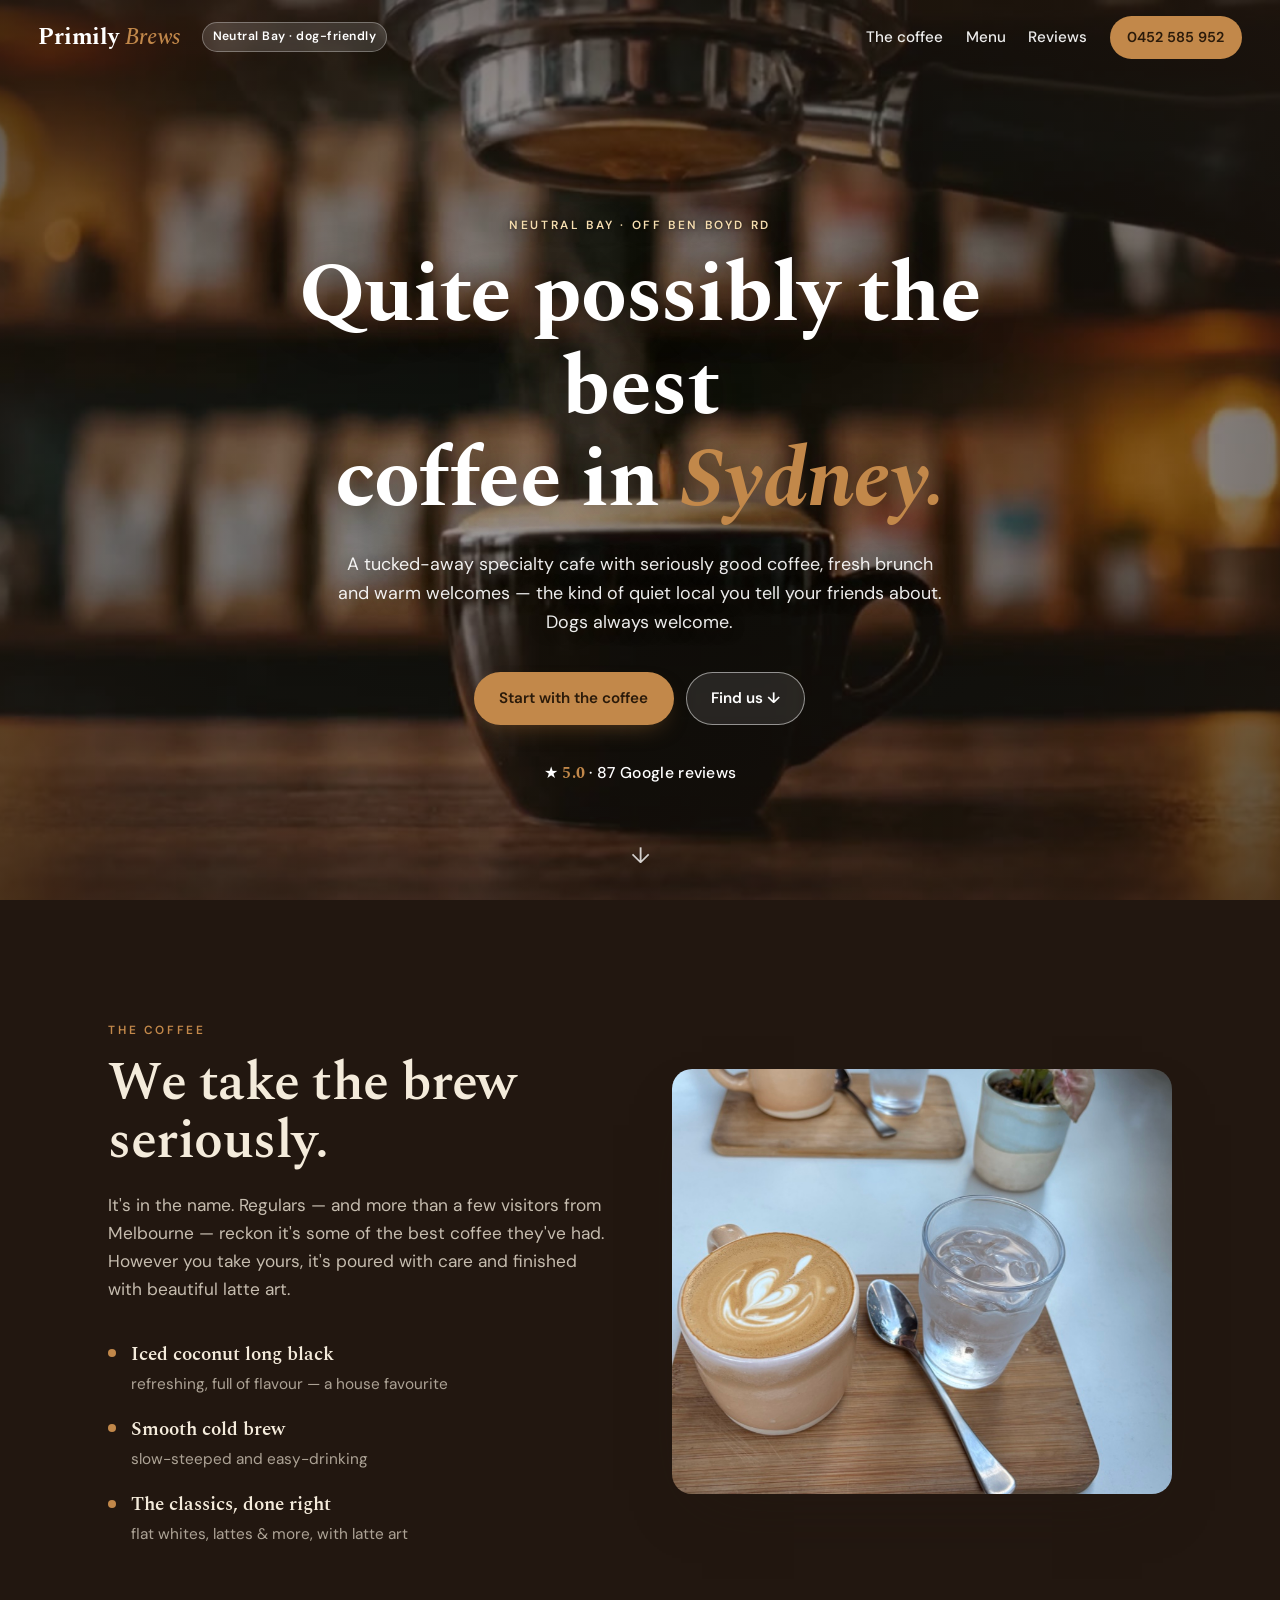
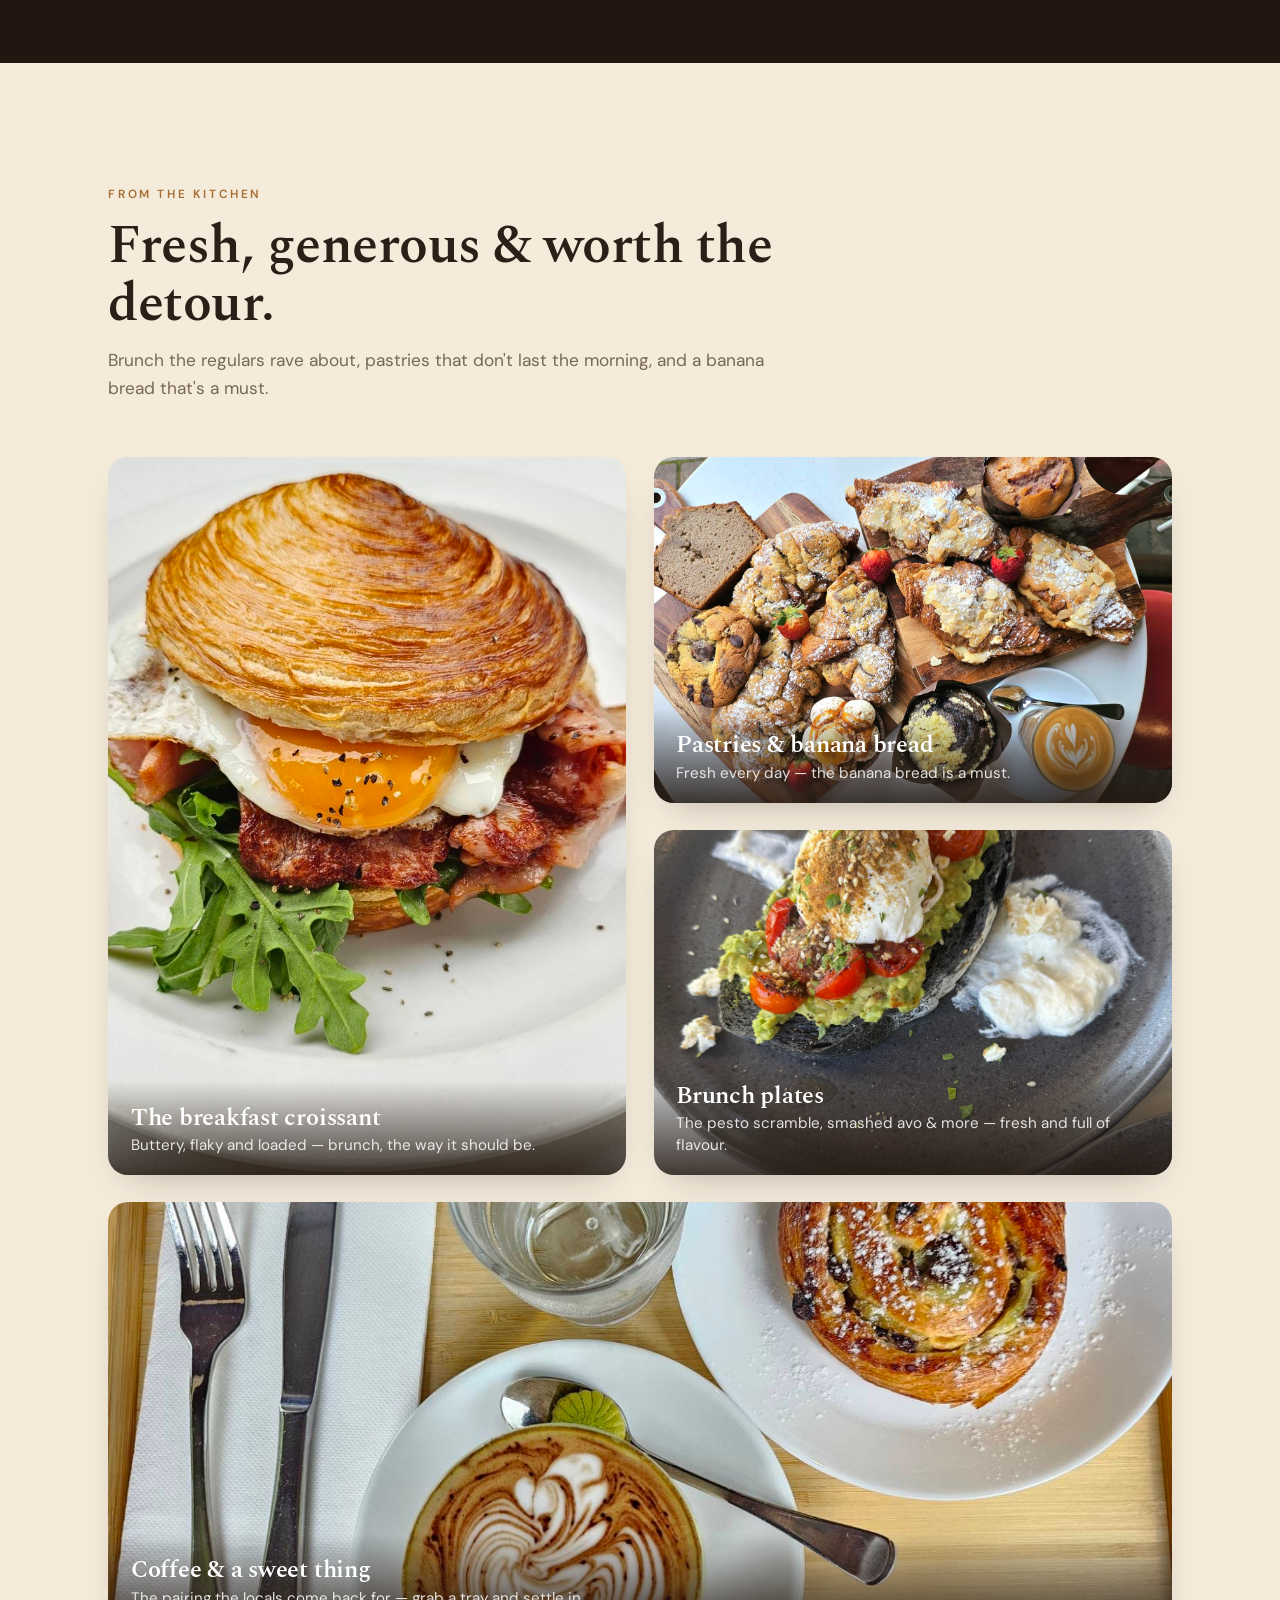
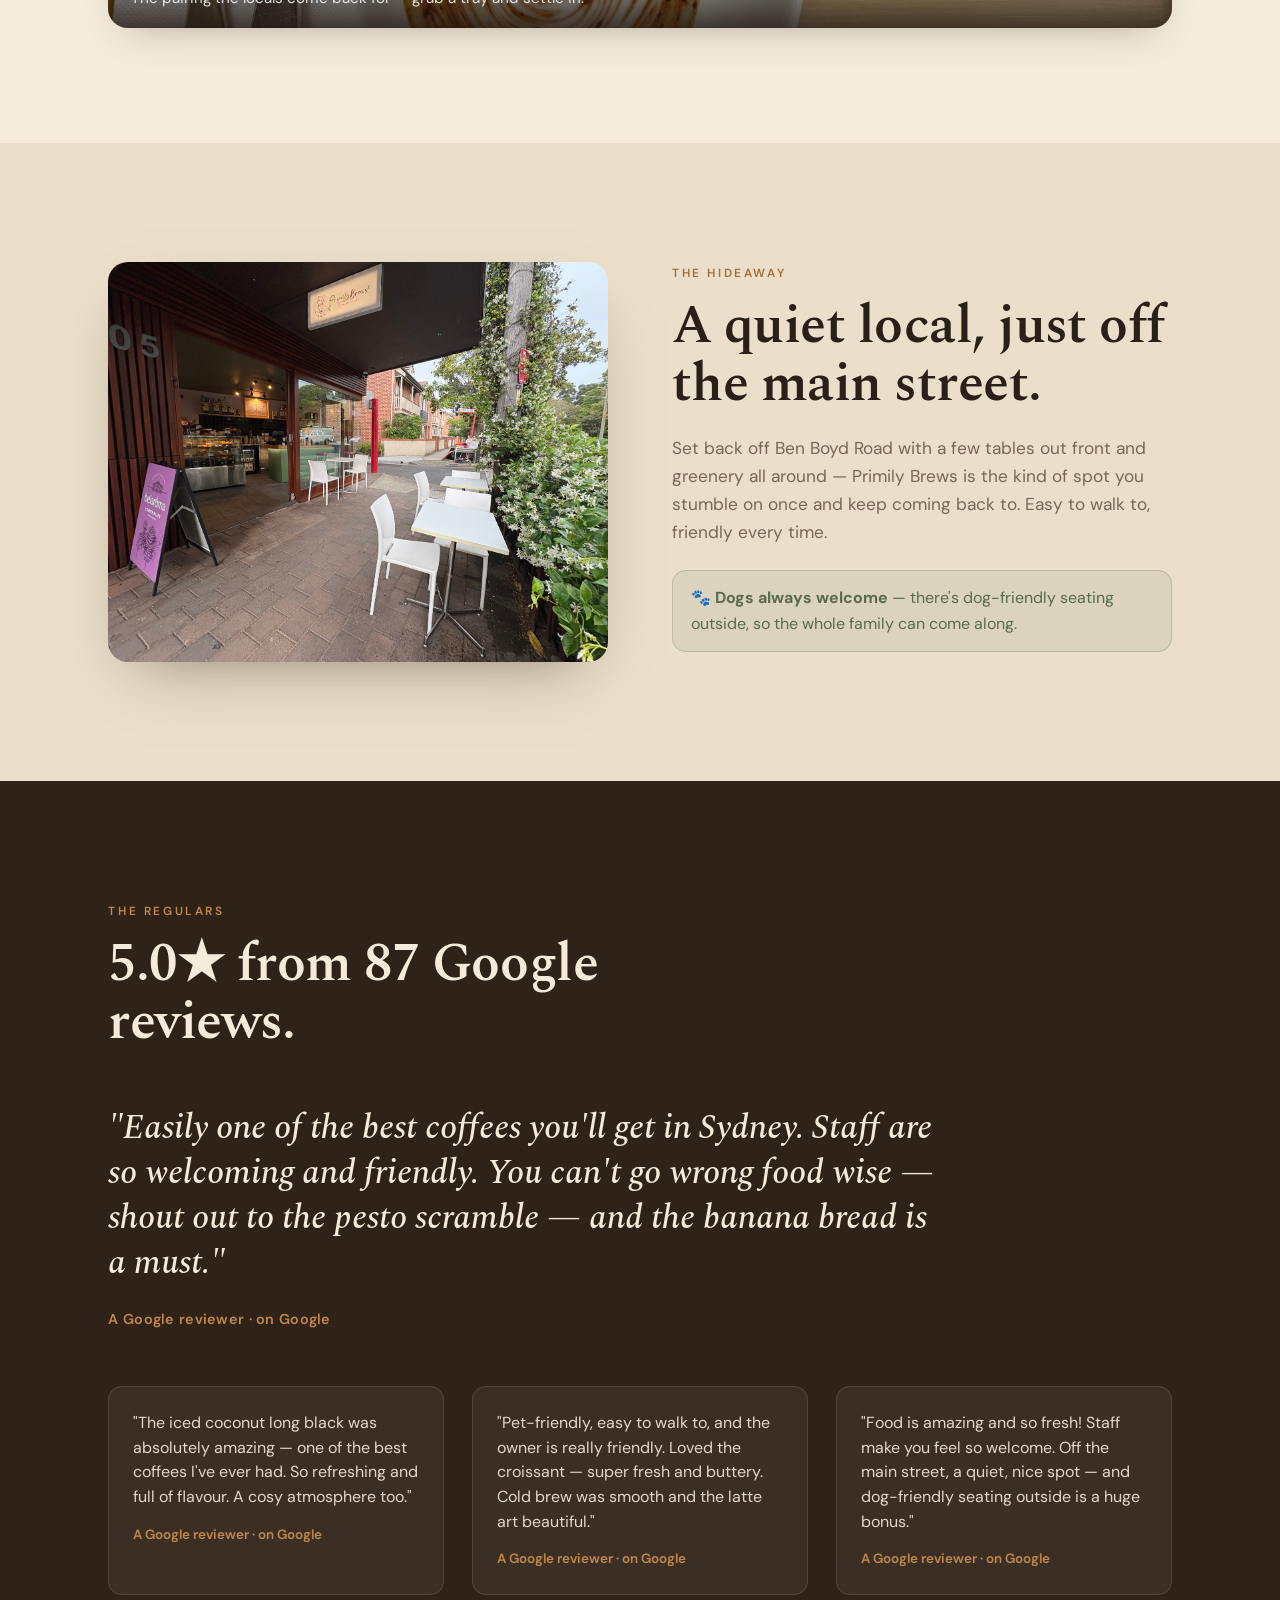
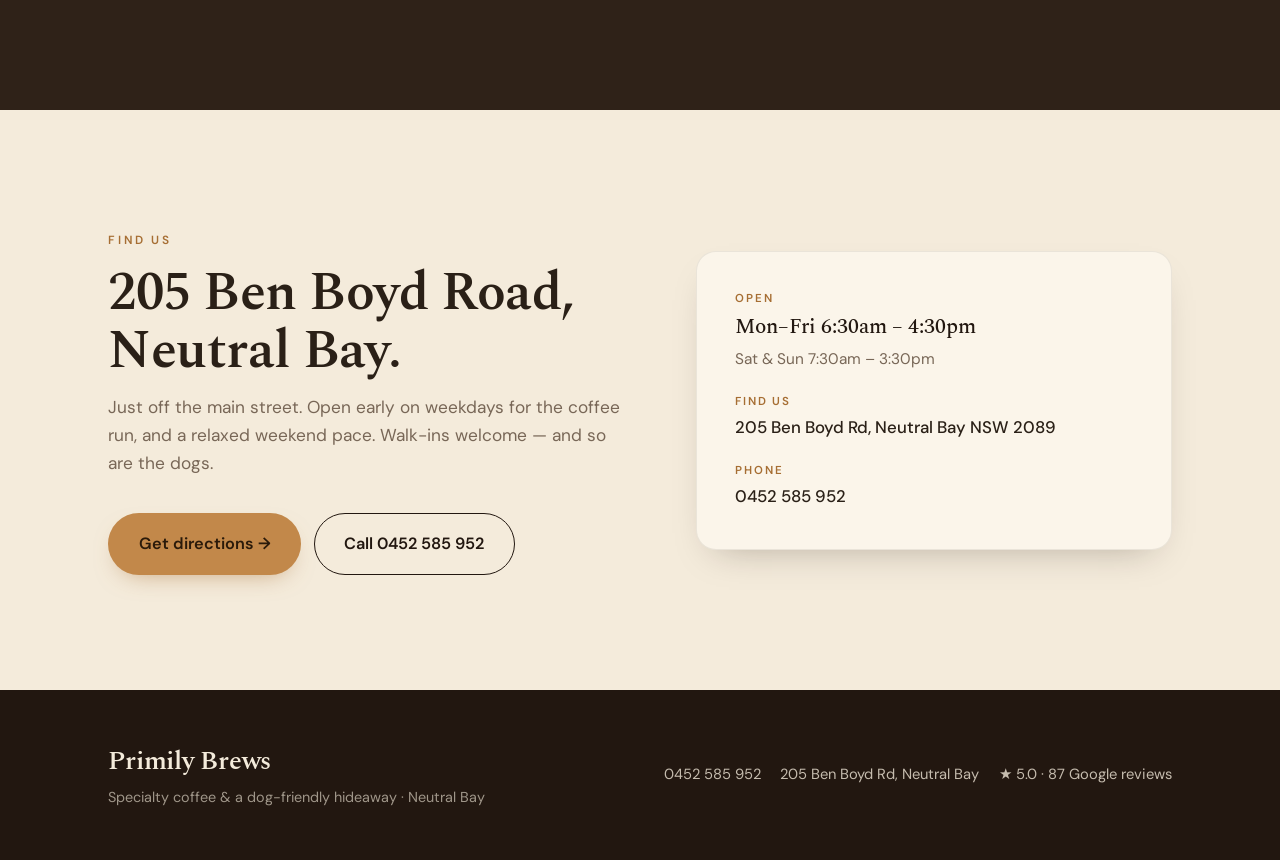
<file: index.html>
<!doctype html>
<html lang="en">
<head>
<meta charset="utf-8">
<meta name="viewport" content="width=device-width,initial-scale=1">
<meta name="robots" content="noindex,nofollow">
<title>Primily Brews Cafe · Neutral Bay — specialty coffee, brunch &amp; a dog-friendly hideaway</title>
<meta name="description" content="Primily Brews Cafe, 205 Ben Boyd Rd Neutral Bay. Specialty coffee some call the best in Sydney — iced coconut long black, cold brew, beautiful latte art — plus fresh brunch, banana bread and buttery croissants. Off the main street &amp; dog-friendly. 5.0★ from 87 Google reviews. Call 0452 585 952.">
<link rel="preconnect" href="https://fonts.googleapis.com">
<link rel="preconnect" href="https://fonts.gstatic.com" crossorigin>
<link href="https://fonts.googleapis.com/css2?family=Spectral:ital,wght@0,400;0,500;0,600;0,700;1,400&family=DM+Sans:wght@400;500;600;700&display=swap" rel="stylesheet">
<link rel="stylesheet" href="tokens.css">
<link rel="stylesheet" href="styles.css?v=2">
</head>
<body>

<!-- NAV -->
<nav class="nav" id="nav">
  <a class="wordmark" href="#top">Primily <span class="amp">Brews</span></a>
  <span class="loc-pill" aria-label="Neutral Bay, dog friendly">Neutral Bay · dog-friendly</span>
  <div class="nav-links">
    <a href="#brew">The coffee</a>
    <a href="#menu">Menu</a>
    <a href="#reviews">Reviews</a>
    <a class="btn btn-pill" href="tel:+61452585952">0452 585 952</a>
  </div>
  <button class="nav-toggle" id="navToggle" aria-label="Menu"><span></span><span></span><span></span></button>
  <div class="nav-drawer" id="navDrawer">
    <a href="#brew">The coffee</a>
    <a href="#menu">Menu</a>
    <a href="#reviews">Reviews</a>
    <a href="#visit">Find us</a>
    <a class="btn btn-pill" href="tel:+61452585952">Call 0452 585 952</a>
  </div>
</nav>

<!-- HERO · CENTERED composition -->
<header class="hero" id="top">
  <div class="hero-media">
    <video autoplay muted loop playsinline poster="assets/images/hero-poster.jpg">
      <source src="assets/video/hero.mp4?v=2" type="video/mp4">
    </video>
  </div>
  <div class="hero-inner">
    <span class="kicker">Neutral Bay · off Ben Boyd Rd</span>
    <h1>Quite possibly the best<br>coffee in <span class="hl">Sydney.</span></h1>
    <p class="sub">A tucked-away specialty cafe with seriously good coffee, fresh brunch and warm welcomes — the kind of quiet local you tell your friends about. Dogs always welcome.</p>
    <div class="hero-cta">
      <a class="btn btn-primary" href="#brew">Start with the coffee</a>
      <a class="btn btn-ghost" href="#visit">Find us ↓</a>
    </div>
    <div class="rating-row">★ <b>5.0</b> · 87 Google reviews</div>
  </div>
  <a class="scroll-cue" href="#brew" aria-hidden="true">↓</a>
</header>

<!-- THE BREW · coffee feature (espresso dark) -->
<section class="sec brew" id="brew">
  <div class="wrap brew-wrap">
    <div class="brew-copy">
      <span class="kicker light reveal">The coffee</span>
      <h2 class="reveal">We take the brew<br>seriously.</h2>
      <p class="reveal d1">It's in the name. Regulars — and more than a few visitors from Melbourne — reckon it's some of the best coffee they've had. However you take yours, it's poured with care and finished with beautiful latte art.</p>
      <ul class="brew-list reveal d1">
        <li><b>Iced coconut long black</b><span>refreshing, full of flavour — a house favourite</span></li>
        <li><b>Smooth cold brew</b><span>slow-steeped and easy-drinking</span></li>
        <li><b>The classics, done right</b><span>flat whites, lattes &amp; more, with latte art</span></li>
      </ul>
    </div>
    <figure class="brew-img reveal d1">
      <img src="assets/images/latte-art.jpg" alt="A flat white with delicate latte art beside a glass of iced water" loading="lazy">
    </figure>
  </div>
</section>

<!-- MENU · food grid -->
<section class="sec menu" id="menu">
  <div class="wrap">
    <div class="sec-head reveal">
      <span class="kicker">From the kitchen</span>
      <h2>Fresh, generous &amp; worth the detour.</h2>
      <p>Brunch the regulars rave about, pastries that don't last the morning, and a banana bread that's a must.</p>
    </div>
    <div class="menu-grid">
      <figure class="m-tall reveal"><img src="assets/images/croissant-burger.jpg" alt="A breakfast croissant with bacon and a fried egg" loading="lazy">
        <figcaption><h3>The breakfast croissant</h3><p>Buttery, flaky and loaded — brunch, the way it should be.</p></figcaption></figure>
      <figure class="reveal d1"><img src="assets/images/pastry-platter.jpg" alt="A generous platter of croissants, cookies, banana bread and pastries" loading="lazy">
        <figcaption><h3>Pastries &amp; banana bread</h3><p>Fresh every day — the banana bread is a must.</p></figcaption></figure>
      <figure class="reveal d1"><img src="assets/images/smashed-avo.jpg" alt="Smashed avocado with poached egg on charcoal bread" loading="lazy">
        <figcaption><h3>Brunch plates</h3><p>The pesto scramble, smashed avo &amp; more — fresh and full of flavour.</p></figcaption></figure>
      <figure class="m-wide reveal"><img src="assets/images/coffee-pastry.jpg" alt="A scroll pastry beside a coffee with latte art on a wooden tray" loading="lazy">
        <figcaption><h3>Coffee &amp; a sweet thing</h3><p>The pairing the locals come back for — grab a tray and settle in.</p></figcaption></figure>
    </div>
  </div>
</section>

<!-- HIDEAWAY · dog-friendly hidden gem -->
<section class="sec hideaway" id="about">
  <div class="wrap hide-wrap">
    <figure class="hide-img reveal">
      <img src="assets/images/storefront.jpg" alt="Primily Brews storefront set back off the street with outdoor tables and greenery" loading="lazy">
    </figure>
    <div class="hide-copy reveal d1">
      <span class="kicker">The hideaway</span>
      <h2>A quiet local, just off the main street.</h2>
      <p>Set back off Ben Boyd Road with a few tables out front and greenery all around — Primily Brews is the kind of spot you stumble on once and keep coming back to. Easy to walk to, friendly every time.</p>
      <p class="paw">🐾 <b>Dogs always welcome</b> — there's dog-friendly seating outside, so the whole family can come along.</p>
    </div>
  </div>
</section>

<!-- PROOF · reviews -->
<section class="sec proof" id="reviews">
  <div class="wrap">
    <div class="sec-head light reveal">
      <span class="kicker">The regulars</span>
      <h2>5.0★ from 87 Google reviews.</h2>
    </div>
    <figure class="big-quote reveal d1">
      <blockquote>"Easily one of the best coffees you'll get in Sydney. Staff are so welcoming and friendly. You can't go wrong food wise — shout out to the pesto scramble — and the banana bread is a must."</blockquote>
      <figcaption>A Google reviewer · on Google</figcaption>
    </figure>
    <div class="mini-revs reveal d2">
      <div class="mini-rev"><p>"The iced coconut long black was absolutely amazing — one of the best coffees I've ever had. So refreshing and full of flavour. A cosy atmosphere too."</p><div class="who">A Google reviewer · on Google</div></div>
      <div class="mini-rev"><p>"Pet-friendly, easy to walk to, and the owner is really friendly. Loved the croissant — super fresh and buttery. Cold brew was smooth and the latte art beautiful."</p><div class="who">A Google reviewer · on Google</div></div>
      <div class="mini-rev"><p>"Food is amazing and so fresh! Staff make you feel so welcome. Off the main street, a quiet, nice spot — and dog-friendly seating outside is a huge bonus."</p><div class="who">A Google reviewer · on Google</div></div>
    </div>
  </div>
</section>

<!-- VISIT -->
<section class="sec visit" id="visit">
  <div class="wrap visit-wrap">
    <div class="visit-copy reveal">
      <span class="kicker">Find us</span>
      <h2>205 Ben Boyd Road, Neutral Bay.</h2>
      <p>Just off the main street. Open early on weekdays for the coffee run, and a relaxed weekend pace. Walk-ins welcome — and so are the dogs.</p>
      <div class="visit-cta">
        <a class="btn btn-primary big" href="https://maps.google.com/?q=Primily+Brews+Cafe+205+Ben+Boyd+Rd+Neutral+Bay" target="_blank" rel="noopener">Get directions →</a>
        <a class="btn btn-ghost-dark big" href="tel:+61452585952">Call 0452 585 952</a>
      </div>
    </div>
    <div class="visit-info reveal d1">
      <div class="vi big-hours"><div class="l">Open</div><b>Mon–Fri 6:30am – 4:30pm</b><span>Sat &amp; Sun 7:30am – 3:30pm</span></div>
      <div class="vi"><div class="l">Find us</div><a href="https://maps.google.com/?q=Primily+Brews+Cafe+205+Ben+Boyd+Rd+Neutral+Bay" target="_blank" rel="noopener">205 Ben Boyd Rd, Neutral Bay NSW 2089</a></div>
      <div class="vi"><div class="l">Phone</div><a href="tel:+61452585952">0452 585 952</a></div>
    </div>
  </div>
</section>

<!-- FOOTER · restrained editorial (NOT a mega wordmark) -->
<footer>
  <div class="wrap foot-inner">
    <div class="foot-brand">
      <span class="foot-mark">Primily Brews</span>
      <span class="foot-tag">Specialty coffee &amp; a dog-friendly hideaway · Neutral Bay</span>
    </div>
    <div class="foot-meta">
      <a href="tel:+61452585952">0452 585 952</a>
      <a href="https://maps.google.com/?q=Primily+Brews+Cafe+205+Ben+Boyd+Rd+Neutral+Bay" target="_blank" rel="noopener">205 Ben Boyd Rd, Neutral Bay</a>
      <span>★ 5.0 · 87 Google reviews</span>
    </div>
  </div>
</footer>

<script src="main.js?v=3"></script>
</body>
</html>
</file>
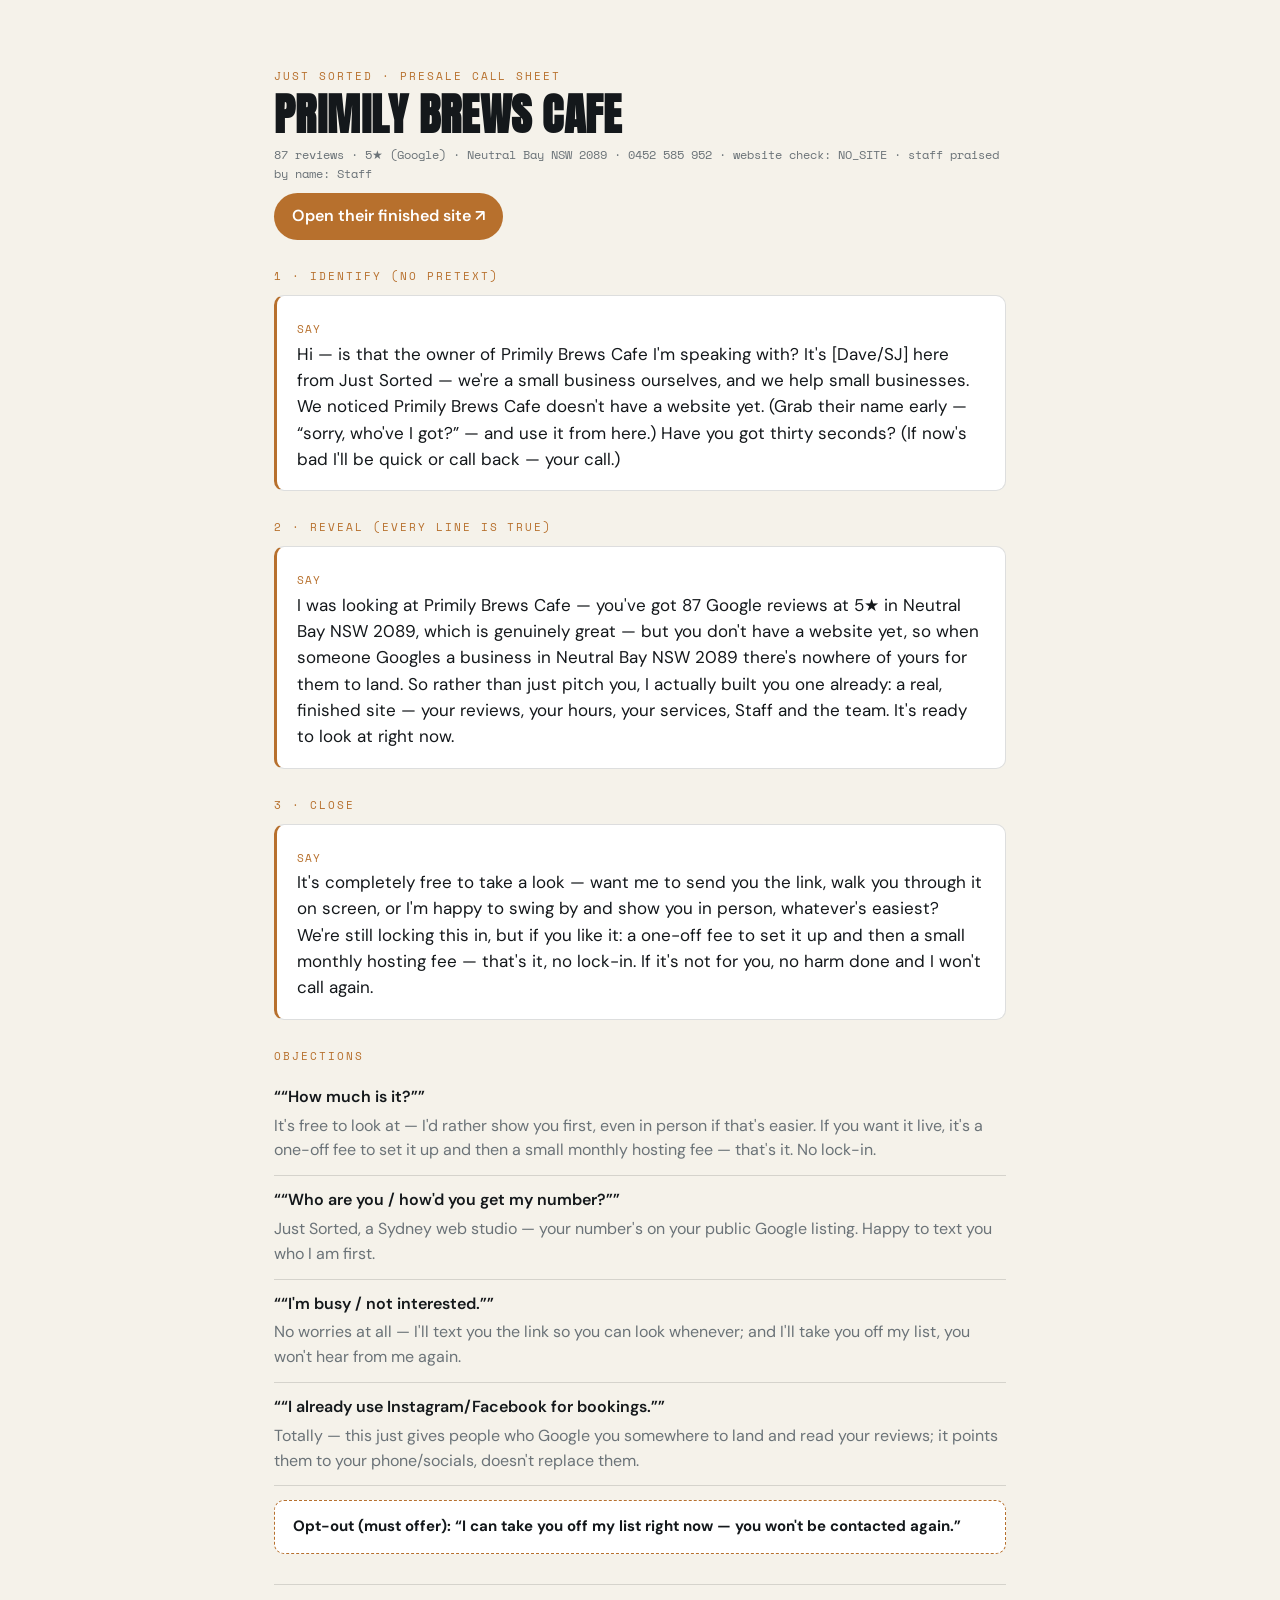
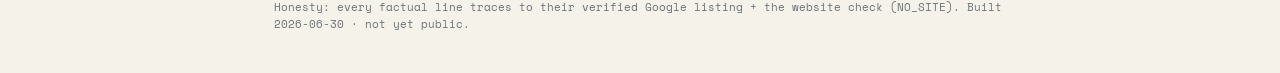
<file: call-sheet.html>
<!DOCTYPE html><html lang="en-AU"><head><meta charset="UTF-8">
<meta name="viewport" content="width=device-width, initial-scale=1">
<meta name="robots" content="noindex,nofollow">
<title>Call sheet — Primily Brews Cafe</title>
<link href="https://fonts.googleapis.com/css2?family=Anton&family=DM+Sans:wght@400;500;600&family=Space+Mono:wght@400;700&display=swap" rel="stylesheet">
<style>
:root{--ink:#14181B;--paper:#F5F2EA;--clay:#B7702D;--steel:#6B7378;--line:rgba(20,24,27,.14)}
*{box-sizing:border-box;margin:0;padding:0}
body{font-family:'DM Sans',system-ui,sans-serif;background:var(--paper);color:var(--ink);line-height:1.55;padding:40px 24px;max-width:780px;margin:0 auto}
h1{font-family:'Anton',sans-serif;text-transform:uppercase;font-size:clamp(28px,5vw,44px);letter-spacing:.01em;line-height:.98}
.lbl{font-family:'Space Mono',monospace;font-size:11px;letter-spacing:.18em;text-transform:uppercase;color:var(--clay);margin:28px 0 8px}
.facts{font-family:'Space Mono',monospace;font-size:12px;color:var(--steel);margin-top:10px}
.act{background:#fff;border:1px solid var(--line);border-left:3px solid var(--clay);border-radius:10px;padding:18px 20px;margin-top:10px;font-size:17px}
.actno{font-family:'Space Mono',monospace;font-size:11px;color:var(--clay);letter-spacing:.1em}
.prev{display:inline-block;margin-top:10px;background:var(--clay);color:#fff;font-weight:600;padding:11px 18px;border-radius:999px;text-decoration:none}
.obj{border-bottom:1px solid var(--line);padding:12px 0}.obj q{font-weight:600}.obj p{color:var(--steel);margin-top:4px}
.optout{background:#fff;border:1px dashed var(--clay);border-radius:10px;padding:14px 18px;margin-top:14px;font-size:15px}
.foot{font-family:'Space Mono',monospace;font-size:11px;color:var(--steel);margin-top:30px;border-top:1px solid var(--line);padding-top:14px}
</style></head><body>
<div class="lbl">Just Sorted · presale call sheet</div>
<h1>Primily Brews Cafe</h1>
<div class="facts">87 reviews · 5★ (Google) · Neutral Bay NSW 2089 · 0452 585 952 · website check: NO_SITE · staff praised by name: Staff</div>
<a class="prev" href="https://ferrisbueller92.github.io/presale-primily-brews/" target="_blank">Open their finished site ↗</a>
<div class="lbl">1 · Identify (no pretext)</div><div class="act"><span class="actno">SAY</span><br>Hi — is that the owner of Primily Brews Cafe I&#x27;m speaking with? It&#x27;s [Dave/SJ] here from Just Sorted — we&#x27;re a small business ourselves, and we help small businesses. We noticed Primily Brews Cafe doesn&#x27;t have a website yet. (Grab their name early — “sorry, who&#x27;ve I got?” — and use it from here.) Have you got thirty seconds? (If now&#x27;s bad I&#x27;ll be quick or call back — your call.)</div>
<div class="lbl">2 · Reveal (every line is true)</div><div class="act"><span class="actno">SAY</span><br>I was looking at Primily Brews Cafe — you&#x27;ve got 87 Google reviews at 5★ in Neutral Bay NSW 2089, which is genuinely great — but you don&#x27;t have a website yet, so when someone Googles a business in Neutral Bay NSW 2089 there&#x27;s nowhere of yours for them to land. So rather than just pitch you, I actually built you one already: a real, finished site — your reviews, your hours, your services, Staff and the team. It&#x27;s ready to look at right now.</div>
<div class="lbl">3 · Close</div><div class="act"><span class="actno">SAY</span><br>It&#x27;s completely free to take a look — want me to send you the link, walk you through it on screen, or I&#x27;m happy to swing by and show you in person, whatever&#x27;s easiest? We&#x27;re still locking this in, but if you like it: a one-off fee to set it up and then a small monthly hosting fee — that&#x27;s it, no lock-in. If it&#x27;s not for you, no harm done and I won&#x27;t call again.</div>
<div class="lbl">Objections</div><div class="obj"><q>“How much is it?”</q><p>It&#x27;s free to look at — I&#x27;d rather show you first, even in person if that&#x27;s easier. If you want it live, it&#x27;s a one-off fee to set it up and then a small monthly hosting fee — that&#x27;s it. No lock-in.</p></div><div class="obj"><q>“Who are you / how&#x27;d you get my number?”</q><p>Just Sorted, a Sydney web studio — your number&#x27;s on your public Google listing. Happy to text you who I am first.</p></div><div class="obj"><q>“I&#x27;m busy / not interested.”</q><p>No worries at all — I&#x27;ll text you the link so you can look whenever; and I&#x27;ll take you off my list, you won&#x27;t hear from me again.</p></div><div class="obj"><q>“I already use Instagram/Facebook for bookings.”</q><p>Totally — this just gives people who Google you somewhere to land and read your reviews; it points them to your phone/socials, doesn&#x27;t replace them.</p></div>
<div class="optout"><b>Opt-out (must offer): “I can take you off my list right now — you won&#x27;t be contacted again.”</b></div>
<div class="foot">Honesty: every factual line traces to their verified Google listing + the website check (NO_SITE). Built 2026-06-30 · not yet public.</div>
</body></html>
</file>
<file: tokens.css>
/* Primily Brews Cafe — design tokens. Moody, refined specialty-coffee energy.
   Grounded: "one of the best coffees in Sydney", iced coconut long black, cold brew, latte art,
   pesto scramble, banana bread, buttery croissant; off-the-main-street hidden gem; DOG-FRIENDLY;
   Neutral Bay, Ben Boyd Rd — no logo, no website.
   DISTINCT from prior cafes (Rolland = bright warm cream + terracotta + Schibsted Grotesk, busy/grid;
   Paradise = bright joyful green/coral/sunshine; Ellie = sage cottage + Fraunces):
   Primily = MOODY specialty coffee — espresso-dark-led + warm cream + caramel crema + a sage pet/plant
   accent, elegant SPECTRAL serif + DM Sans, CENTERED hero, restrained editorial footer. */
:root{
  /* palette — moody specialty coffee */
  --espresso: #221710;   /* near-black coffee — dark sections / hero */
  --espresso-2:#2F2218;
  --cream:    #F4EBDB;   /* warm cream ground */
  --paper:    #FBF5EA;
  --oat:      #EBDFCB;   /* pale toasted surface */
  --caramel:  #C2884A;   /* crema gold — signature accent */
  --caramel-deep:#A66E33;
  --sage:     #586B4C;   /* cosy plant / dog-friendly green — micro accent */
  --ink:      #2A2017;   /* warm coffee-brown text */
  --ink-soft: #786757;
  --line:     rgba(42,32,23,.16);
  --line-soft:rgba(42,32,23,.08);
  --line-light:rgba(244,235,219,.18);

  /* type */
  --f-display:"Spectral","Georgia",serif;          /* elegant, literary, warm specialty serif */
  --f-body:   "DM Sans","Helvetica Neue",Arial,sans-serif;  /* clean, calm, modern body */
  --t-hero: clamp(2.7rem, 6.6vw, 5.6rem);
  --t-h2:   clamp(1.9rem, 4.2vw, 3.3rem);
  --t-h3:   clamp(1.2rem, 1.85vw, 1.55rem);
  --t-body: 1.07rem;
  --t-kicker:.74rem;

  /* spacing */
  --s-2:.5rem; --s-3:.85rem; --s-4:1.4rem; --s-5:2.2rem; --s-6:3.4rem; --s-7:clamp(4rem,9vw,7.5rem);
  --maxw:1140px;

  /* radii — soft, refined */
  --r-sm:8px; --r-md:14px; --r-lg:20px; --r-pill:999px;

  /* shadows — warm, soft */
  --shadow-soft: 0 26px 60px -30px rgba(34,23,16,.5);
  --shadow-card: 0 16px 36px -20px rgba(34,23,16,.34);

  /* motion */
  --dur:.55s;
  --ease: cubic-bezier(.22,1,.36,1);
  --ease-out: cubic-bezier(.16,1,.3,1);
}
</file>
<file: styles.css>
/* Primily Brews Cafe — moody refined specialty-coffee. CENTERED hero + restrained footer
   (deliberately breaking the bottom-left hero / mega-footer formula).
   Last updated: 2026-06-29 18:55 AEST */

*{box-sizing:border-box;margin:0;padding:0}
html{scroll-behavior:smooth}
body{
  font-family:var(--f-body);
  font-size:var(--t-body);
  line-height:1.62;
  color:var(--ink);
  background:var(--cream);
  -webkit-font-smoothing:antialiased;
  overflow-x:hidden;
}
img{max-width:100%;display:block}
a{color:inherit;text-decoration:none}
.wrap{max-width:var(--maxw);margin:0 auto;padding:0 clamp(1.2rem,4vw,2.4rem)}

/* ---------- type ---------- */
.kicker{
  display:inline-block;font-family:var(--f-body);font-weight:600;
  font-size:var(--t-kicker);letter-spacing:.22em;text-transform:uppercase;
  color:var(--caramel-deep);margin-bottom:var(--s-3);
}
.kicker.light{color:var(--caramel)}
h1,h2,h3{font-family:var(--f-display);font-weight:600;line-height:1.1;letter-spacing:-.01em}
h1{font-weight:700}
h2{font-size:var(--t-h2)}
h3{font-size:var(--t-h3);font-weight:600}
.hl{font-style:italic;color:var(--caramel)}

/* ---------- buttons ---------- */
.btn{
  display:inline-flex;align-items:center;justify-content:center;gap:.5em;
  font-family:var(--f-body);font-weight:600;font-size:.95rem;
  padding:.85em 1.6em;border-radius:var(--r-pill);
  cursor:pointer;border:1.5px solid transparent;
  transition:transform var(--dur) var(--ease),background var(--dur) var(--ease),color var(--dur) var(--ease),box-shadow var(--dur) var(--ease);
}
.btn-primary{background:var(--caramel);color:#2a1a0a;box-shadow:0 10px 24px -12px rgba(166,110,51,.6)}
.btn-primary:hover{background:var(--caramel-deep);color:#fff;transform:translateY(-2px)}
.btn-ghost{background:rgba(255,255,255,.1);color:#fff;border-color:rgba(255,255,255,.5);backdrop-filter:blur(4px)}
.btn-ghost:hover{background:rgba(255,255,255,.2);transform:translateY(-2px)}
.btn-ghost-dark{background:transparent;color:var(--espresso);border-color:var(--espresso)}
.btn-ghost-dark:hover{background:var(--espresso);color:var(--cream);transform:translateY(-2px)}
.btn-pill{background:var(--caramel);color:#2a1a0a;padding:.6em 1.15em;font-size:.9rem}
.btn-pill:hover{background:var(--caramel-deep);color:#fff;transform:translateY(-2px)}
.btn.big{padding:1.02em 1.8em;font-size:1.02rem}

/* ---------- NAV ---------- */
.nav{
  position:fixed;top:0;left:0;right:0;z-index:60;
  display:flex;align-items:center;gap:var(--s-4);
  padding:1rem clamp(1.2rem,4vw,2.4rem);
  transition:background var(--dur) var(--ease),box-shadow var(--dur) var(--ease),padding var(--dur) var(--ease);
}
.nav.scrolled{background:rgba(251,245,234,.95);backdrop-filter:blur(12px);box-shadow:0 1px 0 var(--line);padding:.6rem clamp(1.2rem,4vw,2.4rem)}
.wordmark{font-family:var(--f-display);font-weight:700;font-size:1.45rem;letter-spacing:-.01em;color:#fff;transition:color var(--dur) var(--ease)}
.wordmark .amp{font-style:italic;font-weight:500;color:var(--caramel)}
.nav.scrolled .wordmark{color:var(--espresso)}
.loc-pill{
  margin-right:auto;font-weight:600;font-size:.76rem;letter-spacing:.04em;
  color:#fff;background:rgba(255,255,255,.14);border:1px solid rgba(255,255,255,.3);
  padding:.34em .8em;border-radius:var(--r-pill);backdrop-filter:blur(4px);
  transition:color var(--dur) var(--ease),background var(--dur) var(--ease),border-color var(--dur) var(--ease);
}
.nav.scrolled .loc-pill{color:var(--sage);background:rgba(88,107,76,.1);border-color:rgba(88,107,76,.24)}
.nav-links{display:flex;align-items:center;gap:var(--s-4)}
.nav-links a:not(.btn){font-weight:500;font-size:.95rem;color:#fff;opacity:.92;transition:color var(--dur),opacity var(--dur)}
.nav-links a:not(.btn):hover{opacity:1}
.nav.scrolled .nav-links a:not(.btn){color:var(--ink)}
.nav-toggle{display:none;flex-direction:column;gap:5px;background:none;border:0;cursor:pointer;padding:6px}
.nav-toggle span{width:26px;height:2.5px;background:#fff;border-radius:2px;transition:background var(--dur)}
.nav.scrolled .nav-toggle span{background:var(--espresso)}
.nav-drawer{position:absolute;top:100%;left:0;right:0;background:var(--espresso);display:none;flex-direction:column;gap:.2rem;padding:1rem 1.4rem 1.6rem}
.nav-drawer.open{display:flex}
.nav-drawer a:not(.btn){color:#fff;font-weight:500;padding:.7rem 0;border-bottom:1px solid rgba(255,255,255,.12)}
.nav-drawer .btn{margin-top:.8rem}

/* ---------- HERO · CENTERED ---------- */
.hero{position:relative;min-height:100svh;display:flex;align-items:center;justify-content:center;text-align:center;overflow:hidden}
.hero-media{position:absolute;inset:0;z-index:0}
.hero-media video{width:100%;height:100%;object-fit:cover}
.hero-media::after{
  content:"";position:absolute;inset:0;
  background:radial-gradient(ellipse at center,rgba(34,23,16,.34) 0%,rgba(34,23,16,.52) 60%,rgba(34,23,16,.78) 100%);
}
.hero-inner{position:relative;z-index:2;max-width:860px;margin:0 auto;padding:6rem clamp(1.4rem,5vw,2rem) 0;color:#fff}
.hero .kicker{color:#F6DEB0;text-shadow:0 1px 18px rgba(18,11,6,.9),0 0 3px rgba(0,0,0,.5)}
.hero h1{font-size:var(--t-hero);font-weight:700;color:#fff;text-shadow:0 2px 36px rgba(34,23,16,.6)}
.hero .sub{margin:var(--s-4) auto 0;max-width:34em;font-size:1.12rem;color:rgba(255,255,255,.92);text-shadow:0 1px 16px rgba(34,23,16,.6)}
.hero-cta{display:flex;flex-wrap:wrap;gap:.8rem;margin-top:var(--s-5);justify-content:center}
.rating-row{margin-top:var(--s-5);font-weight:500;font-size:.98rem;color:#fff;letter-spacing:.02em}
.rating-row b{color:var(--caramel);font-family:var(--f-display);font-weight:700}
.scroll-cue{position:absolute;bottom:1.6rem;left:50%;transform:translateX(-50%);z-index:2;color:rgba(255,255,255,.8);font-size:1.4rem;animation:bob 2.4s ease-in-out infinite}
@keyframes bob{0%,100%{transform:translateX(-50%) translateY(0)}50%{transform:translateX(-50%) translateY(7px)}}

/* ---------- generic section ---------- */
.sec{padding:var(--s-7) 0}
.sec-head{max-width:680px;margin-bottom:var(--s-6)}
.sec-head h2{margin-bottom:var(--s-3)}
.sec-head p{color:var(--ink-soft);font-size:1.08rem}
.sec-head.light .kicker{color:var(--caramel)}
.sec-head.light h2{color:var(--cream)}

/* ---------- THE BREW · espresso dark ---------- */
.brew{background:var(--espresso);color:var(--cream)}
.brew-wrap{display:grid;grid-template-columns:1fr 1fr;gap:clamp(2rem,5vw,4.5rem);align-items:center}
.brew-copy h2{color:var(--cream);margin-bottom:var(--s-4)}
.brew-copy p{color:rgba(244,235,219,.78);font-size:1.08rem;max-width:32em;margin-bottom:var(--s-5)}
.brew-list{list-style:none;display:flex;flex-direction:column;gap:1.1rem}
.brew-list li{padding-left:1.4rem;position:relative}
.brew-list li::before{content:"";position:absolute;left:0;top:.55em;width:8px;height:8px;border-radius:50%;background:var(--caramel)}
.brew-list b{display:block;font-family:var(--f-display);font-weight:600;font-size:1.16rem;color:var(--cream)}
.brew-list span{color:rgba(244,235,219,.66);font-size:.96rem}
.brew-img{border-radius:var(--r-lg);overflow:hidden;box-shadow:var(--shadow-soft)}
.brew-img img{width:100%;aspect-ratio:4/3.4;object-fit:cover}

/* ---------- MENU · editorial food grid ---------- */
.menu{background:var(--cream)}
.menu-grid{display:grid;grid-template-columns:repeat(2,1fr);gap:clamp(1rem,2.4vw,1.7rem)}
.menu-grid figure{position:relative;border-radius:var(--r-lg);overflow:hidden;box-shadow:var(--shadow-card);background:var(--paper)}
.menu-grid img{width:100%;height:100%;object-fit:cover;aspect-ratio:3/2;transition:transform .8s var(--ease)}
.menu-grid figure:hover img{transform:scale(1.04)}
.menu-grid .m-tall{grid-row:span 2}
.menu-grid .m-tall img{aspect-ratio:4/5;height:100%}
.menu-grid .m-wide{grid-column:span 2}
.menu-grid .m-wide img{aspect-ratio:2.5/1}
.menu-grid figcaption{position:absolute;left:0;right:0;bottom:0;padding:1.5rem 1.4rem 1.2rem;color:#fff;
  background:linear-gradient(180deg,transparent,rgba(34,23,16,.84))}
.menu-grid h3{color:#fff;margin-bottom:.2rem}
.menu-grid figcaption p{color:rgba(255,255,255,.85);font-size:.95rem;line-height:1.45}

/* ---------- HIDEAWAY ---------- */
.hideaway{background:var(--oat)}
.hide-wrap{display:grid;grid-template-columns:1fr 1fr;gap:clamp(2rem,5vw,4.5rem);align-items:center}
.hide-img{border-radius:var(--r-lg);overflow:hidden;box-shadow:var(--shadow-soft)}
.hide-img img{width:100%;aspect-ratio:5/4;object-fit:cover}
.hide-copy h2{margin-bottom:var(--s-4)}
.hide-copy p{color:var(--ink-soft);font-size:1.08rem;max-width:32em;margin-bottom:var(--s-3)}
.hide-copy .paw{display:block;margin-top:var(--s-4);padding:.9rem 1.1rem;background:rgba(88,107,76,.1);border:1px solid rgba(88,107,76,.24);border-radius:var(--r-md);color:var(--sage);font-size:1rem}
.hide-copy .paw b{color:var(--sage)}

/* ---------- PROOF · espresso dark ---------- */
.proof{background:var(--espresso-2);color:var(--cream)}
.big-quote{max-width:840px;margin-bottom:var(--s-6)}
.big-quote blockquote{font-family:var(--f-display);font-weight:500;font-style:italic;font-size:clamp(1.4rem,3vw,2.1rem);line-height:1.34;color:var(--cream)}
.big-quote figcaption{margin-top:var(--s-4);font-weight:600;color:var(--caramel);letter-spacing:.02em;font-size:.9rem}
.mini-revs{display:grid;grid-template-columns:repeat(3,1fr);gap:clamp(1.1rem,2.4vw,1.8rem)}
.mini-rev{background:rgba(255,255,255,.06);border:1px solid rgba(244,235,219,.12);border-radius:var(--r-md);padding:1.5rem 1.5rem}
.mini-rev p{font-size:1rem;line-height:1.55;color:rgba(244,235,219,.9)}
.mini-rev .who{margin-top:var(--s-3);font-weight:600;font-size:.84rem;color:var(--caramel)}

/* ---------- VISIT ---------- */
.visit{background:var(--cream)}
.visit-wrap{display:grid;grid-template-columns:1.1fr 1fr;gap:clamp(2rem,5vw,4.5rem);align-items:center}
.visit-copy h2{margin-bottom:var(--s-3)}
.visit-copy p{color:var(--ink-soft);font-size:1.08rem;max-width:30em}
.visit-cta{display:flex;flex-wrap:wrap;gap:.8rem;margin-top:var(--s-5)}
.visit-info{background:var(--paper);border:1px solid var(--line-soft);border-radius:var(--r-lg);box-shadow:var(--shadow-card);padding:clamp(1.6rem,3vw,2.4rem);display:flex;flex-direction:column;gap:1.3rem}
.vi{display:flex;flex-direction:column;gap:.15rem}
.vi .l{font-size:.72rem;font-weight:600;letter-spacing:.16em;text-transform:uppercase;color:var(--caramel-deep)}
.vi a,.vi b{font-size:1.05rem;color:var(--ink);font-weight:500}
.vi a:hover{color:var(--caramel-deep)}
.vi.big-hours b{font-family:var(--f-display);font-size:1.3rem;color:var(--espresso)}
.vi.big-hours span{color:var(--ink-soft);font-size:.96rem}

/* ---------- FOOTER · restrained editorial (NOT a mega wordmark) ---------- */
footer{background:var(--espresso);color:var(--cream);padding:clamp(2.4rem,4vw,3.2rem) 0}
.foot-inner{display:flex;flex-wrap:wrap;justify-content:space-between;align-items:center;gap:1.4rem}
.foot-brand{display:flex;flex-direction:column;gap:.2rem}
.foot-mark{font-family:var(--f-display);font-weight:600;font-size:1.6rem;color:var(--cream);letter-spacing:-.01em}
.foot-tag{font-size:.9rem;color:rgba(244,235,219,.6)}
.foot-meta{display:flex;flex-wrap:wrap;align-items:center;gap:1.2rem;font-size:.92rem;color:rgba(244,235,219,.78)}
.foot-meta a:hover{color:var(--caramel)}

/* ---------- reveal ---------- */
.reveal{opacity:0;transform:translateY(26px);transition:opacity .7s var(--ease-out),transform .7s var(--ease-out)}
.reveal.in{opacity:1;transform:none}
.reveal.d1{transition-delay:.1s}
.reveal.d2{transition-delay:.2s}
@media (prefers-reduced-motion:reduce){.reveal{opacity:1;transform:none;transition:none}.scroll-cue{animation:none}html{scroll-behavior:auto}}

/* ---------- responsive ---------- */
@media (max-width:880px){
  .nav-links{display:none}
  .nav-toggle{display:flex}
  .loc-pill{display:none}
  .brew-wrap{grid-template-columns:1fr;gap:2rem}
  .brew-img{order:-1}
  .menu-grid{grid-template-columns:1fr}
  .menu-grid .m-tall{grid-row:auto}
  .menu-grid .m-tall img,.menu-grid img{aspect-ratio:3/2}
  .hide-wrap{grid-template-columns:1fr;gap:1.8rem}
  .hide-img{order:-1}
  .mini-revs{grid-template-columns:1fr}
  .visit-wrap{grid-template-columns:1fr}
  .foot-inner{flex-direction:column;align-items:flex-start}
}
@media (max-width:520px){
  .hero h1{font-size:clamp(2.4rem,9vw,3.2rem)}
}

/* Hide Safari/iOS play-button overlay shown when autoplay is blocked — hero shows a clean
   poster frame; the muted video starts on autoplay (where allowed) or first scroll/tap. */
video::-webkit-media-controls-start-playback-button,
video::-webkit-media-controls-overlay-play-button,
video::-webkit-media-controls-play-button,
video::-webkit-media-controls-panel,
video::-webkit-media-controls{display:none!important;-webkit-appearance:none}
</file>
